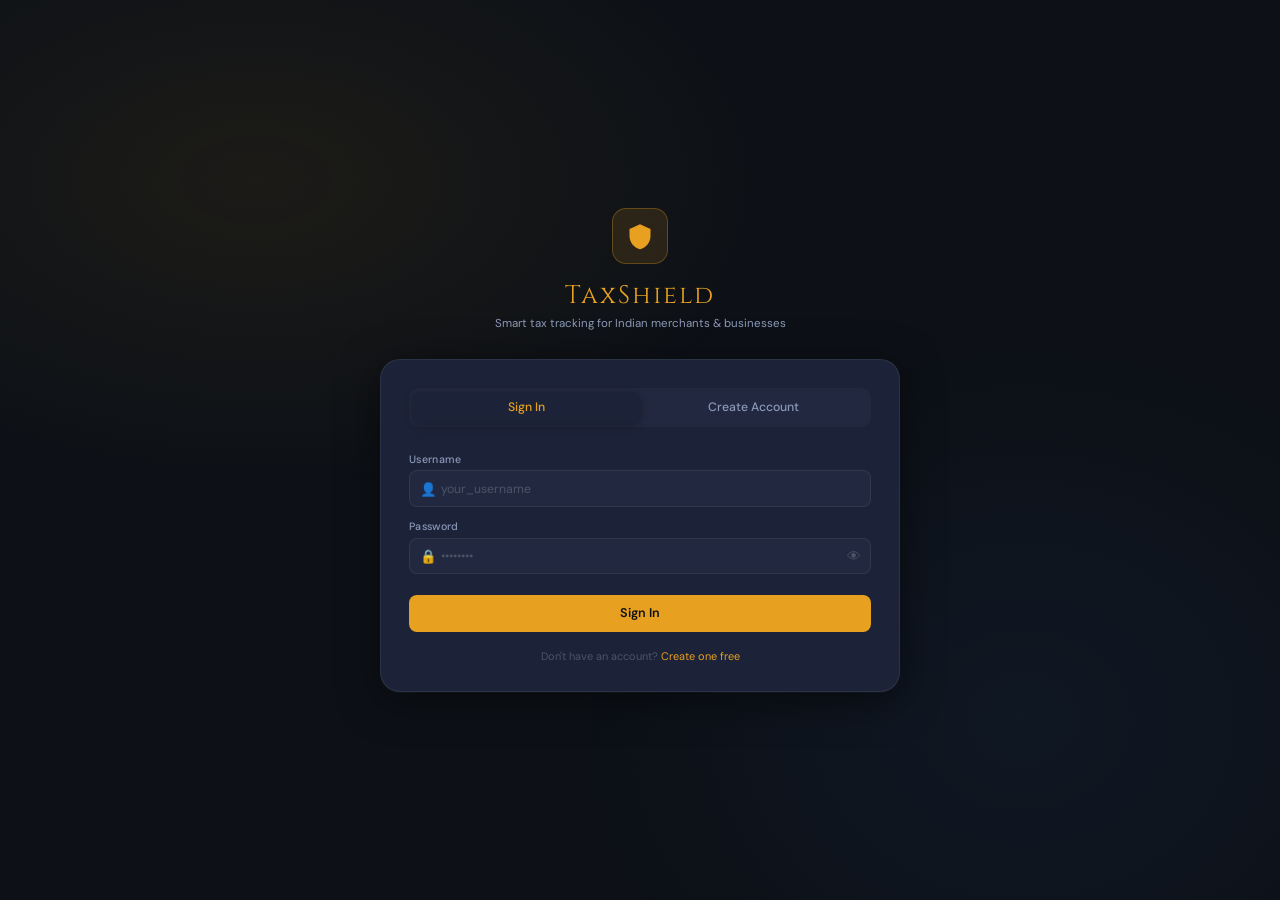
<file: login.html>
<!DOCTYPE html>
<html lang="en">
<head>
  <meta charset="UTF-8" />
  <meta name="viewport" content="width=device-width, initial-scale=1.0" />
  <title>TaxShield – Login</title>
  <link rel="preconnect" href="https://fonts.googleapis.com" />
  <link rel="preconnect" href="https://fonts.gstatic.com" crossorigin />
  <link href="https://fonts.googleapis.com/css2?family=Cinzel:wght@500;600;700&family=DM+Sans:opsz,wght@9..40,300;9..40,400;9..40,500;9..40,600&display=swap" rel="stylesheet" />
  <style>
    /* ── Reset ──────────────────────────────────────────────── */
    *, *::before, *::after { box-sizing: border-box; margin: 0; padding: 0; }

    :root {
      --bg-base:       #0d1117;
      --bg-surface:    #161b27;
      --bg-card:       #1c2338;
      --bg-input:      #222840;
      --bg-hover:      #252d45;

      --gold:          #e8a020;
      --gold-light:    #f0b030;
      --green:         #22c55e;
      --red:           #ef4444;
      --blue:          #3b82f6;

      --text-primary:  #f0f4ff;
      --text-secondary:#8b98b8;
      --text-muted:    #4a5568;

      --border:        rgba(255,255,255,0.07);
      --radius:        12px;
      --transition:    0.22s cubic-bezier(0.4,0,0.2,1);

      --font-display:  'Cinzel', serif;
      --font-body:     'DM Sans', sans-serif;
    }

    html, body {
      height: 100%;
      font-family: var(--font-body);
      background: var(--bg-base);
      color: var(--text-primary);
      font-size: 14px;
    }

    /* ── Background decoration ──────────────────────────────── */
    body::before {
      content: '';
      position: fixed;
      inset: 0;
      background:
        radial-gradient(ellipse 60% 50% at 20% 20%, rgba(232,160,32,0.07) 0%, transparent 70%),
        radial-gradient(ellipse 50% 60% at 80% 80%, rgba(59,130,246,0.06) 0%, transparent 70%);
      pointer-events: none;
      z-index: 0;
    }

    /* ── Layout ─────────────────────────────────────────────── */
    .page {
      min-height: 100vh;
      display: flex;
      align-items: center;
      justify-content: center;
      padding: 2rem 1rem;
      position: relative;
      z-index: 1;
    }

    .auth-wrapper {
      width: 100%;
      max-width: 520px;
    }

    /* ── Brand ──────────────────────────────────────────────── */
    .brand {
      text-align: center;
      margin-bottom: 2rem;
    }

    .brand-icon {
      display: inline-flex;
      align-items: center;
      justify-content: center;
      width: 56px; height: 56px;
      background: rgba(232,160,32,0.12);
      border: 1px solid rgba(232,160,32,0.3);
      border-radius: 14px;
      margin-bottom: 1rem;
    }

    .brand-icon svg { fill: var(--gold); width: 28px; height: 28px; }

    .brand-name {
      font-family: var(--font-display);
      font-size: 1.8rem;
      color: var(--gold);
      letter-spacing: 0.08em;
      display: block;
    }

    .brand-tagline {
      color: var(--text-secondary);
      font-size: 0.82rem;
      margin-top: 0.3rem;
    }

    /* ── Card ───────────────────────────────────────────────── */
    .auth-card {
      background: var(--bg-card);
      border: 1px solid var(--border);
      border-radius: 20px;
      padding: 2rem;
      box-shadow: 0 8px 40px rgba(0,0,0,0.5), 0 1px 0 rgba(255,255,255,0.04);
    }

    /* ── Tab Switcher ───────────────────────────────────────── */
    .auth-tabs {
      display: flex;
      background: var(--bg-input);
      border-radius: 10px;
      padding: 4px;
      margin-bottom: 1.75rem;
    }

    .auth-tab {
      flex: 1;
      padding: 0.55rem;
      border: none;
      border-radius: 7px;
      background: transparent;
      color: var(--text-secondary);
      font-family: var(--font-body);
      font-size: 0.875rem;
      font-weight: 500;
      cursor: pointer;
      transition: var(--transition);
    }

    .auth-tab.active {
      background: var(--bg-card);
      color: var(--gold);
      box-shadow: 0 2px 8px rgba(0,0,0,0.3);
    }

    /* ── Form panels ────────────────────────────────────────── */
    .form-panel { display: none; }
    .form-panel.active { display: block; }

    /* ── Section heading inside register ───────────────────── */
    .form-section-label {
      font-size: 0.68rem;
      font-weight: 700;
      letter-spacing: 0.12em;
      text-transform: uppercase;
      color: var(--text-muted);
      margin: 1.25rem 0 0.75rem;
      display: flex;
      align-items: center;
      gap: 0.5rem;
    }

    .form-section-label::after {
      content: '';
      flex: 1;
      height: 1px;
      background: var(--border);
    }

    /* ── Grid ───────────────────────────────────────────────── */
    .form-grid {
      display: grid;
      grid-template-columns: 1fr 1fr;
      gap: 0.875rem;
    }

    .form-grid .full { grid-column: 1 / -1; }

    /* ── Form group ─────────────────────────────────────────── */
    .form-group {
      display: flex;
      flex-direction: column;
      gap: 0.35rem;
    }

    .form-label {
      font-size: 0.76rem;
      font-weight: 500;
      color: var(--text-secondary);
      letter-spacing: 0.03em;
    }

    .form-label .optional {
      color: var(--text-muted);
      font-weight: 400;
      margin-left: 0.25rem;
    }

    .input-wrap {
      position: relative;
    }

    .input-icon {
      position: absolute;
      left: 0.75rem;
      top: 50%;
      transform: translateY(-50%);
      color: var(--text-muted);
      font-size: 0.95rem;
      pointer-events: none;
    }

    .form-input,
    .form-select {
      width: 100%;
      background: var(--bg-input);
      border: 1px solid var(--border);
      border-radius: 8px;
      color: var(--text-primary);
      padding: 0.65rem 0.875rem 0.65rem 2.2rem;
      font-family: var(--font-body);
      font-size: 0.875rem;
      transition: var(--transition);
      outline: none;
      appearance: none;
    }

    .form-input.no-icon,
    .form-select.no-icon {
      padding-left: 0.875rem;
    }

    .form-input::placeholder { color: var(--text-muted); }

    .form-input:focus,
    .form-select:focus {
      border-color: var(--gold);
      background: var(--bg-hover);
      box-shadow: 0 0 0 3px rgba(232,160,32,0.1);
    }

    .form-input.error { border-color: var(--red); }

    .field-error {
      font-size: 0.72rem;
      color: var(--red);
      margin-top: 0.2rem;
      display: none;
    }

    /* password toggle */
    .pass-toggle {
      position: absolute;
      right: 0.75rem;
      top: 50%;
      transform: translateY(-50%);
      background: none;
      border: none;
      color: var(--text-muted);
      cursor: pointer;
      padding: 0;
      font-size: 1rem;
      line-height: 1;
    }

    /* ── Submit button ──────────────────────────────────────── */
    .btn-submit {
      width: 100%;
      padding: 0.75rem;
      margin-top: 1.5rem;
      background: var(--gold);
      color: #0d1117;
      border: none;
      border-radius: 8px;
      font-family: var(--font-body);
      font-size: 0.9rem;
      font-weight: 600;
      cursor: pointer;
      transition: var(--transition);
      display: flex;
      align-items: center;
      justify-content: center;
      gap: 0.5rem;
    }

    .btn-submit:hover {
      background: var(--gold-light);
      box-shadow: 0 4px 20px rgba(232,160,32,0.35);
      transform: translateY(-1px);
    }

    .btn-submit:active { transform: translateY(0); }
    .btn-submit:disabled { opacity: 0.5; cursor: not-allowed; transform: none; }

    /* ── Spinner ────────────────────────────────────────────── */
    .spinner {
      width: 16px; height: 16px;
      border: 2px solid rgba(0,0,0,0.2);
      border-top-color: #0d1117;
      border-radius: 50%;
      animation: spin 0.6s linear infinite;
      display: none;
    }
    @keyframes spin { to { transform: rotate(360deg); } }

    /* ── Error / success banner ─────────────────────────────── */
    .form-banner {
      padding: 0.75rem 1rem;
      border-radius: 8px;
      font-size: 0.84rem;
      margin-bottom: 1rem;
      display: none;
      align-items: flex-start;
      gap: 0.5rem;
    }

    .form-banner.error {
      background: rgba(239,68,68,0.1);
      border: 1px solid rgba(239,68,68,0.25);
      color: #fca5a5;
      display: flex;
    }

    .form-banner.success {
      background: rgba(34,197,94,0.1);
      border: 1px solid rgba(34,197,94,0.25);
      color: #86efac;
      display: flex;
    }

    /* ── Password strength bar ──────────────────────────────── */
    .strength-bar {
      height: 3px;
      border-radius: 2px;
      background: var(--border);
      margin-top: 0.4rem;
      overflow: hidden;
    }

    .strength-fill {
      height: 100%;
      border-radius: 2px;
      transition: width 0.3s ease, background 0.3s ease;
      width: 0%;
    }

    .strength-label {
      font-size: 0.7rem;
      margin-top: 0.25rem;
      color: var(--text-muted);
    }

    /* ── Footer note ────────────────────────────────────────── */
    .auth-footer {
      text-align: center;
      margin-top: 1.25rem;
      font-size: 0.78rem;
      color: var(--text-muted);
    }

    /* ── Responsive ─────────────────────────────────────────── */
    @media (max-width: 480px) {
      .form-grid { grid-template-columns: 1fr; }
      .form-grid .full { grid-column: 1; }
      .auth-card { padding: 1.5rem; }
    }
  </style>
</head>

<body>
<div class="page">
  <div class="auth-wrapper">

    <!-- Brand -->
    <div class="brand">
      <div class="brand-icon">
        <svg viewBox="0 0 24 24"><path d="M12 2L3 6v6c0 5.25 3.75 10.15 9 11.35C17.25 22.15 21 17.25 21 12V6L12 2z"/></svg>
      </div>
      <span class="brand-name">TaxShield</span>
      <p class="brand-tagline">Smart tax tracking for Indian merchants &amp; businesses</p>
    </div>

    <!-- Card -->
    <div class="auth-card">

      <!-- Banner (errors / success) -->
      <div class="form-banner" id="form-banner"></div>

      <!-- Tabs -->
      <div class="auth-tabs">
        <button class="auth-tab active" onclick="switchAuthTab('login')">Sign In</button>
        <button class="auth-tab"        onclick="switchAuthTab('register')">Create Account</button>
      </div>

      <!-- ══════════════ LOGIN FORM ══════════════ -->
      <div class="form-panel active" id="panel-login">
        <div class="form-group" style="margin-bottom:0.875rem">
          <label class="form-label">Username</label>
          <div class="input-wrap">
            <span class="input-icon">👤</span>
            <input id="login-username" class="form-input" type="text"
                   placeholder="your_username" autocomplete="username" />
          </div>
        </div>

        <div class="form-group">
          <label class="form-label">Password</label>
          <div class="input-wrap">
            <span class="input-icon">🔒</span>
            <input id="login-password" class="form-input" type="password"
                   placeholder="••••••••" autocomplete="current-password" />
            <button class="pass-toggle" type="button"
                    onclick="togglePass('login-password', this)">👁</button>
          </div>
        </div>

        <button class="btn-submit" id="btn-login" onclick="doLogin()">
          <span class="spinner" id="login-spinner"></span>
          <span id="login-btn-text">Sign In</span>
        </button>

        <p class="auth-footer">Don't have an account?
          <a href="#" onclick="switchAuthTab('register')"
             style="color:var(--gold);text-decoration:none">Create one free</a>
        </p>
      </div>

      <!-- ══════════════ REGISTER FORM ══════════════ -->
      <div class="form-panel" id="panel-register">

        <!-- ── Auth credentials ── -->
        <div class="form-section-label">Account Credentials</div>
        <div class="form-grid">
          <div class="form-group full">
            <label class="form-label">Username *</label>
            <div class="input-wrap">
              <span class="input-icon">👤</span>
              <input id="reg-username" class="form-input" type="text"
                     placeholder="merchant_name" autocomplete="username"
                     oninput="clearError(this)" />
            </div>
            <span class="field-error" id="err-username"></span>
          </div>

          <div class="form-group">
            <label class="form-label">Password *</label>
            <div class="input-wrap">
              <span class="input-icon">🔒</span>
              <input id="reg-password" class="form-input" type="password"
                     placeholder="Min 6 characters"
                     autocomplete="new-password"
                     oninput="checkStrength(this.value)" />
              <button class="pass-toggle" type="button"
                      onclick="togglePass('reg-password', this)">👁</button>
            </div>
            <div class="strength-bar"><div class="strength-fill" id="strength-fill"></div></div>
            <div class="strength-label" id="strength-label"></div>
          </div>

          <div class="form-group">
            <label class="form-label">Confirm Password *</label>
            <div class="input-wrap">
              <span class="input-icon">🔒</span>
              <input id="reg-confirm" class="form-input" type="password"
                     placeholder="Re-enter password"
                     autocomplete="new-password"
                     oninput="clearError(this)" />
            </div>
            <span class="field-error" id="err-confirm"></span>
          </div>
        </div>

        <!-- ── Personal info ── -->
        <div class="form-section-label">Personal Information</div>
        <div class="form-grid">
          <div class="form-group full">
            <label class="form-label">Full Name *</label>
            <div class="input-wrap">
              <span class="input-icon">🙍</span>
              <input id="reg-name" class="form-input" type="text"
                     placeholder="Ravi Kumar" oninput="clearError(this)" />
            </div>
            <span class="field-error" id="err-name"></span>
          </div>

          <div class="form-group">
            <label class="form-label">Phone Number *</label>
            <div class="input-wrap">
              <span class="input-icon">📞</span>
              <input id="reg-phone" class="form-input" type="tel"
                     placeholder="9876543210" oninput="clearError(this)" />
            </div>
            <span class="field-error" id="err-phone"></span>
          </div>

          <div class="form-group">
            <label class="form-label">Email <span class="optional">(optional)</span></label>
            <div class="input-wrap">
              <span class="input-icon">✉️</span>
              <input id="reg-email" class="form-input" type="email"
                     placeholder="ravi@example.com" />
            </div>
          </div>
        </div>

        <!-- ── Business profile ── -->
        <div class="form-section-label">Business Profile</div>
        <div class="form-grid">
          <div class="form-group full">
            <label class="form-label">Income / Occupation Type *</label>
            <div class="input-wrap">
              <span class="input-icon">💼</span>
              <select id="reg-income-type" class="form-select"
                      onchange="updateBusinessTypes()">
                <option value="">Select type…</option>
                <option value="Business">Business Owner</option>
                <option value="Salary">Salaried Employee</option>
                <option value="Freelance">Freelancer / Consultant</option>
                <option value="Rental">Rental Income</option>
                <option value="Investment">Investment / Trading</option>
                <option value="Other">Other</option>
              </select>
            </div>
            <span class="field-error" id="err-income-type"></span>
          </div>

          <div class="form-group full">
            <label class="form-label">Business / Work Type *</label>
            <div class="input-wrap">
              <span class="input-icon">🏪</span>
              <select id="reg-business-type" class="form-select no-icon"
                      style="padding-left:2.2rem">
                <option value="">Select first an income type…</option>
              </select>
            </div>
            <span class="field-error" id="err-business-type"></span>
          </div>

          <div class="form-group full">
            <label class="form-label">Shop / Business Name <span class="optional">(optional)</span></label>
            <div class="input-wrap">
              <span class="input-icon">🏬</span>
              <input id="reg-shop" class="form-input" type="text"
                     placeholder="Ravi General Stores" />
            </div>
          </div>

          <div class="form-group full">
            <label class="form-label">GSTIN <span class="optional">(optional — 15 chars)</span></label>
            <div class="input-wrap">
              <span class="input-icon">🪪</span>
              <input id="reg-gstin" class="form-input" type="text"
                     placeholder="27ABCDE1234F1Z5" maxlength="15"
                     style="text-transform:uppercase"
                     oninput="this.value=this.value.toUpperCase()" />
            </div>
          </div>

          <div class="form-group">
            <label class="form-label">City <span class="optional">(optional)</span></label>
            <div class="input-wrap">
              <span class="input-icon">📍</span>
              <input id="reg-city" class="form-input" type="text" placeholder="Salem" />
            </div>
          </div>

          <div class="form-group">
            <label class="form-label">State <span class="optional">(optional)</span></label>
            <div class="input-wrap">
              <span class="input-icon">🗺️</span>
              <select id="reg-state" class="form-select" style="padding-left:2.2rem">
                <option value="">Select state…</option>
                <option>Andhra Pradesh</option><option>Assam</option>
                <option>Bihar</option><option>Delhi</option>
                <option>Goa</option><option>Gujarat</option>
                <option>Haryana</option><option>Himachal Pradesh</option>
                <option>Jharkhand</option><option>Karnataka</option>
                <option>Kerala</option><option>Madhya Pradesh</option>
                <option>Maharashtra</option><option>Manipur</option>
                <option>Meghalaya</option><option>Odisha</option>
                <option>Punjab</option><option>Rajasthan</option>
                <option>Tamil Nadu</option><option>Telangana</option>
                <option>Uttar Pradesh</option><option>Uttarakhand</option>
                <option>West Bengal</option><option>Other</option>
              </select>
            </div>
          </div>
        </div>

        <button class="btn-submit" id="btn-register" onclick="doRegister()">
          <span class="spinner" id="reg-spinner"></span>
          <span id="reg-btn-text">Create My Account</span>
        </button>

        <p class="auth-footer">Already have an account?
          <a href="#" onclick="switchAuthTab('login')"
             style="color:var(--gold);text-decoration:none">Sign in</a>
        </p>
      </div>
      <!-- end register panel -->

    </div><!-- end card -->
  </div><!-- end wrapper -->
</div><!-- end page -->

<script>
"use strict";

const API = "http://127.0.0.1:8000";

// ── Business type options per income type ─────────────────────────────────
const BUSINESS_TYPES = {
  Business:   ["Retail Shop","Wholesale","Restaurant / Food","Manufacturing",
               "Service Provider","E-Commerce","Agriculture","Transport","Other"],
  Salary:     ["Private Company Employee","Government Employee",
               "Bank / Finance Employee","IT / Software Employee","Other"],
  Freelance:  ["IT / Developer","Designer","Content Creator","Tutor / Trainer",
               "Consultant","Other"],
  Rental:     ["Residential Property","Commercial Property","Vehicle Rental","Other"],
  Investment: ["Stock Market","Mutual Funds","Cryptocurrency","Fixed Deposit","Other"],
  Other:      ["Other"],
};

// ── Tab switcher ──────────────────────────────────────────────────────────
function switchAuthTab(tab) {
  document.querySelectorAll(".auth-tab").forEach((b, i) => {
    b.classList.toggle("active", (i === 0 && tab === "login") || (i === 1 && tab === "register"));
  });
  document.getElementById("panel-login").classList.toggle("active", tab === "login");
  document.getElementById("panel-register").classList.toggle("active", tab === "register");
  hideBanner();
}

// ── Dynamic business type dropdown ───────────────────────────────────────
function updateBusinessTypes() {
  const incomeType = document.getElementById("reg-income-type").value;
  const select     = document.getElementById("reg-business-type");
  const options    = BUSINESS_TYPES[incomeType] || [];

  select.innerHTML = options.length
    ? options.map(o => `<option value="${o}">${o}</option>`).join("")
    : `<option value="">Select income type first…</option>`;
}

// ── Password visibility toggle ────────────────────────────────────────────
function togglePass(inputId, btn) {
  const input = document.getElementById(inputId);
  if (input.type === "password") {
    input.type = "text";
    btn.textContent = "🙈";
  } else {
    input.type = "password";
    btn.textContent = "👁";
  }
}

// ── Password strength ─────────────────────────────────────────────────────
function checkStrength(val) {
  const fill  = document.getElementById("strength-fill");
  const label = document.getElementById("strength-label");
  let score = 0;
  if (val.length >= 6)                        score++;
  if (val.length >= 10)                       score++;
  if (/[A-Z]/.test(val))                      score++;
  if (/[0-9]/.test(val))                      score++;
  if (/[^A-Za-z0-9]/.test(val))              score++;

  const levels = [
    { w: "0%",   bg: "transparent", txt: "" },
    { w: "25%",  bg: "#ef4444",     txt: "Weak" },
    { w: "50%",  bg: "#f97316",     txt: "Fair" },
    { w: "75%",  bg: "#eab308",     txt: "Good" },
    { w: "100%", bg: "#22c55e",     txt: "Strong" },
  ];
  const lv = levels[Math.min(score, 4)];
  fill.style.width      = lv.w;
  fill.style.background = lv.bg;
  label.textContent     = lv.txt;
  label.style.color     = lv.bg;
}

// ── Banner helpers ────────────────────────────────────────────────────────
function showBanner(msg, type = "error") {
  const el = document.getElementById("form-banner");
  el.className  = `form-banner ${type}`;
  el.innerHTML  = `<span>${type === "error" ? "✕" : "✓"}</span><span>${msg}</span>`;
  el.style.display = "flex";
}

function hideBanner() {
  const el = document.getElementById("form-banner");
  el.style.display = "none";
  el.className = "form-banner";
}

function setFieldError(id, msg) {
  const errEl = document.getElementById(`err-${id}`);
  const input = document.getElementById(`reg-${id}`);
  if (errEl) { errEl.textContent = msg; errEl.style.display = msg ? "block" : "none"; }
  if (input)  input.classList.toggle("error", !!msg);
}

function clearError(input) {
  input.classList.remove("error");
  const errEl = document.getElementById(`err-${input.id.replace("reg-","")}`);
  if (errEl) errEl.style.display = "none";
  hideBanner();
}

function setLoading(btnId, spinnerId, textId, loading, text = "") {
  const btn     = document.getElementById(btnId);
  const spinner = document.getElementById(spinnerId);
  const label   = document.getElementById(textId);
  btn.disabled        = loading;
  spinner.style.display = loading ? "block" : "none";
  if (text) label.textContent = text;
}

// ── Store session ─────────────────────────────────────────────────────────
function saveSession(data) {
  sessionStorage.setItem("ts_token",    data.access_token);
  sessionStorage.setItem("ts_user_id",  data.user_id);
  sessionStorage.setItem("ts_username", data.username);
  sessionStorage.setItem("ts_name",     data.full_name);
  sessionStorage.setItem("ts_income",   data.income_type);
  sessionStorage.setItem("ts_biz",      data.business_type);
  sessionStorage.setItem("ts_shop",     data.shop_name || "");
}

// ── LOGIN ─────────────────────────────────────────────────────────────────
async function doLogin() {
  hideBanner();

  const username = document.getElementById("login-username").value.trim();
  const password = document.getElementById("login-password").value;

  if (!username) return showBanner("Please enter your username.");
  if (!password) return showBanner("Please enter your password.");

  setLoading("btn-login", "login-spinner", "login-btn-text", true, "Signing in…");

  try {
    const res = await fetch(`${API}/auth/login`, {
      method:  "POST",
      headers: { "Content-Type": "application/json" },
      body:    JSON.stringify({ username, password }),
    });

    const data = await res.json();

    if (!res.ok) {
      showBanner(data.detail || "Login failed. Check your credentials.");
      return;
    }

    saveSession(data);
    showBanner(`Welcome back, ${data.full_name}! Redirecting…`, "success");

    setTimeout(() => { window.location.href = "index.html"; }, 800);

  } catch (err) {
    showBanner("Cannot connect to server. Make sure the backend is running.");
  } finally {
    setLoading("btn-login", "login-spinner", "login-btn-text", false, "Sign In");
  }
}

// ── REGISTER ──────────────────────────────────────────────────────────────
async function doRegister() {
  hideBanner();

  // Clear all field errors
  ["username","confirm","name","phone","income-type","business-type"].forEach(id =>
    setFieldError(id, "")
  );

  const username      = document.getElementById("reg-username").value.trim().toLowerCase();
  const password      = document.getElementById("reg-password").value;
  const confirm       = document.getElementById("reg-confirm").value;
  const full_name     = document.getElementById("reg-name").value.trim();
  const phone         = document.getElementById("reg-phone").value.trim();
  const email         = document.getElementById("reg-email").value.trim() || null;
  const income_type   = document.getElementById("reg-income-type").value;
  const business_type = document.getElementById("reg-business-type").value;
  const shop_name     = document.getElementById("reg-shop").value.trim()  || null;
  const gstin         = document.getElementById("reg-gstin").value.trim() || null;
  const city          = document.getElementById("reg-city").value.trim()  || null;
  const state         = document.getElementById("reg-state").value        || null;

  // ── Client-side validation ────────────────────────────────────────────
  let hasError = false;

  if (username.length < 3) {
    setFieldError("username", "Username must be at least 3 characters."); hasError = true;
  }
  if (password.length < 6) {
    showBanner("Password must be at least 6 characters."); hasError = true;
  }
  if (password !== confirm) {
    setFieldError("confirm", "Passwords do not match."); hasError = true;
  }
  if (!full_name) {
    setFieldError("name", "Full name is required."); hasError = true;
  }
  if (phone.length < 10) {
    setFieldError("phone", "Enter a valid 10-digit phone number."); hasError = true;
  }
  if (!income_type) {
    setFieldError("income-type", "Please select your income type."); hasError = true;
  }
  if (!business_type) {
    setFieldError("business-type", "Please select your business / work type."); hasError = true;
  }
  if (gstin && gstin.length !== 15) {
    showBanner("GSTIN must be exactly 15 characters."); hasError = true;
  }

  if (hasError) return;

  setLoading("btn-register", "reg-spinner", "reg-btn-text", true, "Creating account…");

  try {
    const res = await fetch(`${API}/auth/register`, {
      method:  "POST",
      headers: { "Content-Type": "application/json" },
      body: JSON.stringify({
        username, password, confirm_password: confirm,
        full_name, phone, email,
        income_type, business_type,
        shop_name, gstin, city, state,
      }),
    });

    const data = await res.json();

    if (!res.ok) {
      // Show field-specific errors if returned
      if (data.detail?.includes("Username")) {
        setFieldError("username", data.detail);
      } else if (data.detail?.includes("phone")) {
        setFieldError("phone", data.detail);
      } else {
        showBanner(data.detail || "Registration failed. Please try again.");
      }
      return;
    }

    saveSession(data);
    showBanner(`Account created! Welcome, ${data.full_name}. Redirecting…`, "success");

    setTimeout(() => { window.location.href = "index.html"; }, 1000);

  } catch (err) {
    showBanner("Cannot connect to server. Make sure the backend is running.");
  } finally {
    setLoading("btn-register", "reg-spinner", "reg-btn-text", false, "Create My Account");
  }
}

// ── Redirect if already logged in ─────────────────────────────────────────
if (sessionStorage.getItem("ts_token")) {
  window.location.href = "index.html";
}

// ── Allow Enter key on login form ─────────────────────────────────────────
document.addEventListener("keydown", (e) => {
  if (e.key === "Enter") {
    const activePanel = document.querySelector(".form-panel.active");
    if (activePanel?.id === "panel-login") doLogin();
  }
});
</script>
</body>
</html>
</file>
